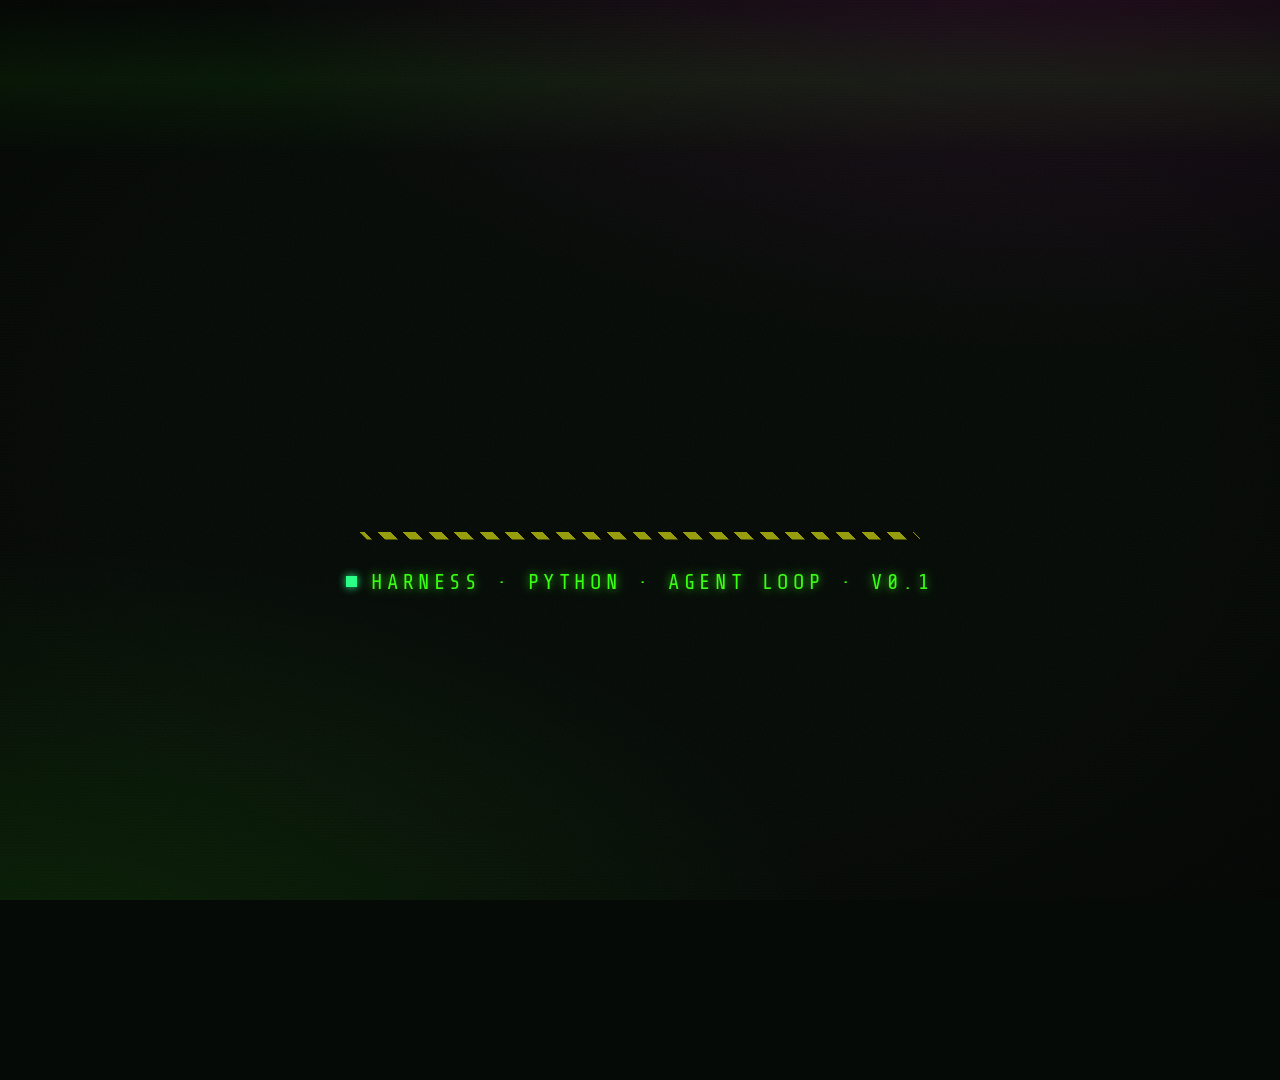
<file: trailer/trailer.html>
<!doctype html>
<html lang="fr">
<head>
<meta charset="utf-8">
<title>mekicode — trailer</title>
<!-- VRAIE CSS du front (source de verite unique, servie par http.server) -->
<link rel="stylesheet" href="../packages/mekichat/static/mekichat.css">
<!-- polices bundlees en local (offline) + repli reseau Google Fonts -->
<link rel="stylesheet" href="assets/fonts/fonts.css">
<link href="https://fonts.googleapis.com/css2?family=Chakra+Petch:wght@400;600;700&family=Share+Tech+Mono&display=swap" rel="stylesheet">
<style>
  html,body{width:1920px;height:1080px;overflow:hidden;background:var(--bg);cursor:none}
  .scene{position:fixed;inset:0;z-index:2;opacity:0;will-change:opacity,transform}
  .center{display:grid;place-items:center}
  #t{position:fixed;left:10px;bottom:8px;z-index:99;font:12px var(--mono);color:#39ff14;opacity:0}

  /* ── captions neon ── */
  .cap{position:fixed;left:0;right:0;text-align:center;font-family:var(--ui);font-weight:700;
       letter-spacing:.02em;color:#fff;text-shadow:var(--p1-glow);opacity:0;z-index:6}
  .cap .m{color:var(--p2);text-shadow:var(--p2-glow)}
  .cap.sub{font-family:var(--mono);font-weight:400;letter-spacing:.12em;color:var(--muted);
           text-shadow:none}
  .tagchip{position:fixed;z-index:6;font-family:var(--mono);font-size:18px;letter-spacing:.14em;
           padding:7px 16px;clip-path:var(--clip-sm);background:var(--panel-2);
           border:1px solid var(--line);color:var(--p1);text-shadow:var(--p1-glow);opacity:0}

  /* ── SCENE 0 : BOOT / LOGO ── */
  #sc-boot .wrap{position:fixed;inset:0;display:flex;flex-direction:column;align-items:center;
                 justify-content:center;gap:30px}
  .logo-row{display:flex;align-items:center;gap:34px;transform-origin:center}
  .brand-glyph{width:118px;height:118px;clip-path:var(--clip);font-family:var(--mono);
    background:linear-gradient(135deg,var(--p1),color-mix(in srgb,var(--p1) 30%,#000));
    color:#02080a;display:grid;place-items:center;font-weight:700;font-size:56px;
    box-shadow:var(--p1-glow)}
  .glitch.hero{font-size:150px;letter-spacing:.01em}
  .boot-haz{width:560px;height:8px;background:var(--haz);opacity:.6;clip-path:var(--clip-sm)}
  .boot-sub{font-family:var(--mono);font-size:21px;letter-spacing:.22em;color:var(--p1);
    text-shadow:var(--p1-glow);display:flex;align-items:center;gap:14px;text-transform:uppercase}
  .boot-sub .led{width:11px;height:11px}

  /* ── SCENE 1 : LA BOUCLE ── */
  #sc-loop .stage{position:fixed;left:50%;top:50%;width:1320px;height:560px;
                  transform:translate(-50%,-46%)}
  #sc-loop svg{position:absolute;inset:0;width:100%;height:100%;overflow:visible}
  .lpath{fill:none;stroke:var(--p1);stroke-width:3;filter:drop-shadow(0 0 6px var(--p1));
         stroke-linecap:round}
  .lpath.alt{stroke:var(--p2);filter:drop-shadow(0 0 6px var(--p2))}
  .node{position:absolute;transform:translate(-50%,-50%);clip-path:var(--clip);
    background:color-mix(in srgb,var(--p1) 9%,var(--panel-2));border:1px solid var(--line);
    padding:18px 26px;font-family:var(--ui);font-weight:700;font-size:25px;color:#eaf2f5;
    white-space:nowrap;box-shadow:0 0 22px -6px color-mix(in srgb,var(--p1) 50%,transparent);
    text-align:center;opacity:0}
  .node .k{display:block;font-family:var(--mono);font-size:13px;letter-spacing:.18em;
           color:var(--p1);margin-top:5px;text-transform:uppercase;font-weight:400}
  .node.accent{border-color:color-mix(in srgb,var(--p2) 45%,transparent);
    background:color-mix(in srgb,var(--p2) 10%,var(--panel-2))}
  .node.accent .k{color:var(--p2)}
  .ledge{position:absolute;transform:translate(-50%,-50%);font-family:var(--mono);font-size:16px;
    letter-spacing:.1em;color:var(--muted);opacity:0}
  .pulse{position:absolute;width:16px;height:16px;border-radius:50%;background:var(--warn);
    box-shadow:0 0 16px 5px var(--warn);transform:translate(-50%,-50%);opacity:0}

  /* ── SCENE 2 : GAMEPLAY (reutilise les classes mekichat) ── */
  #sc-game .app{transform-origin:center}
  .reveal{opacity:0}
  #game-stream .body, #game-final{}

  /* ── SCENE 3 : 4 ORGANES ── */
  #sc-organs .stage{position:fixed;left:50%;top:50%;width:1560px;transform:translate(-50%,-50%);
    display:flex;flex-direction:column;align-items:center;gap:46px}
  .cards{display:flex;gap:26px;justify-content:center}
  .card{width:340px;clip-path:var(--clip);background:var(--panel-2);
    border:1px solid var(--line);border-top:3px solid var(--cc,var(--p1));padding:30px 26px;opacity:0;
    box-shadow:0 0 30px -10px color-mix(in srgb,var(--cc,var(--p1)) 60%,transparent)}
  .card .ico{font-size:46px;line-height:1}
  .card .nm{font-family:var(--mono);font-size:27px;font-weight:700;color:var(--cc,var(--p1));
    margin:14px 0 6px;letter-spacing:.04em;text-shadow:0 0 10px color-mix(in srgb,var(--cc,var(--p1)) 55%,transparent)}
  .card .ro{font-family:var(--ui);font-size:17.5px;color:var(--muted);line-height:1.4}
  .card .org{font-family:var(--mono);font-size:13px;letter-spacing:.1em;color:var(--faint);
    margin-top:14px;text-transform:uppercase}
  .chain{display:flex;align-items:center;gap:18px;font-family:var(--mono);font-size:24px;opacity:0}
  .chain .lk{padding:9px 18px;border:1px solid var(--line);clip-path:var(--clip-sm);
    color:var(--muted);transition:none}
  .chain .lk.on{color:#02080a;background:var(--p1);box-shadow:var(--p1-glow);font-weight:700}
  .chain .ar{color:var(--p2);text-shadow:var(--p2-glow)}
  .ribbon{font-family:var(--mono);font-size:18px;letter-spacing:.08em;color:var(--p1);
    text-shadow:var(--p1-glow);opacity:0}
  .ribbon b{color:var(--p2);text-shadow:var(--p2-glow);font-weight:400}

  /* ── SCENE 4 : OUTRO / CTA ── */
  #sc-outro .wrap{position:fixed;inset:0;display:flex;flex-direction:column;align-items:center;
    justify-content:center;gap:34px}
  .term{width:760px;clip-path:var(--clip);background:rgba(0,0,0,.55);border:1px solid var(--line);
    border-left:3px solid var(--p1);padding:24px 30px;font-family:var(--mono);font-size:23px;
    line-height:1.7;color:var(--text);opacity:0}
  .term .pr{color:var(--p1);text-shadow:var(--p1-glow)}
  .term .ar{color:var(--muted)}
  .repo{font-family:var(--mono);font-size:20px;letter-spacing:.08em;color:var(--muted);opacity:0}
  .repo .yt{color:var(--p2);text-shadow:var(--p2-glow)}
</style>
</head>
<body data-theme="phosphor">

  <!-- fond anime identique au front -->
  <div class="bg"><div class="grid"></div><div class="vig"></div><div class="scan"></div>
    <div class="noise"></div><div class="sweep"></div><div class="mosh"></div><div class="mosh b"></div></div>

  <!-- ════════ SCENE 0 : BOOT / LOGO ════════ -->
  <section class="scene" id="sc-boot">
    <div class="wrap">
      <div class="logo-row" id="boot-logo">
        <div class="brand-glyph">&gt;_</div>
        <div class="glitch hero" data-t="mekicode">mekicode</div>
      </div>
      <div class="boot-haz"></div>
      <div class="boot-sub"><span class="led"></span> HARNESS · PYTHON · AGENT LOOP · v0.1</div>
    </div>
    <div class="cap" id="boot-capA" style="top:79%;font-size:40px">Construis ton propre agent IA.</div>
    <div class="cap" id="boot-capB" style="top:79%;font-size:40px">De <span class="m">zéro</span>. En Python.</div>
  </section>

  <!-- ════════ SCENE 1 : LA BOUCLE ════════ -->
  <section class="scene" id="sc-loop">
    <div class="tagchip" id="loop-tag" style="left:90px;top:80px;right:auto">01 · L'IDÉE</div>
    <div class="stage">
      <svg viewBox="0 0 1320 560" preserveAspectRatio="none">
        <defs>
          <marker id="ah" markerWidth="9" markerHeight="9" refX="6" refY="3" orient="auto">
            <path d="M0,0 L6,3 L0,6 Z" fill="var(--p1)"/></marker>
          <marker id="ah2" markerWidth="9" markerHeight="9" refX="6" refY="3" orient="auto">
            <path d="M0,0 L6,3 L0,6 Z" fill="var(--p2)"/></marker>
        </defs>
        <path class="lpath" id="p1" d="M 250 300 L 372 300" marker-end="url(#ah)"/>
        <path class="lpath" id="p2" d="M 580 300 L 700 300" marker-end="url(#ah)"/>
        <path class="lpath" id="p3" d="M 908 300 L 1028 300" marker-end="url(#ah)"/>
        <path class="lpath" id="p4" d="M 1150 334 C 1150 470 1150 500 1000 500 L 540 500 C 440 500 440 500 440 360" marker-end="url(#ah)"/>
        <path class="lpath alt" id="p5" d="M 470 266 L 470 168" marker-end="url(#ah2)"/>
        <path id="flow" d="M 150 300 L 470 300 L 800 300 L 1120 300" fill="none" stroke="none"/>
      </svg>
      <div class="node" id="n1" style="left:150px;top:300px">TU ÉCRIS<span class="k">prompt</span></div>
      <div class="node" id="n2" style="left:470px;top:300px">RÉFLÉCHIT<span class="k">appel LLM</span></div>
      <div class="node" id="n3" style="left:800px;top:300px">AGIT<span class="k">bash · outils</span></div>
      <div class="node" id="n4" style="left:1120px;top:300px">OBSERVE<span class="k">lit le résultat</span></div>
      <div class="node accent" id="n5" style="left:470px;top:110px">RÉPONDRE ✅<span class="k">terminé</span></div>
      <div class="ledge" id="le1" style="left:625px;top:268px">outil ?</div>
      <div class="ledge" id="le2" style="left:545px;top:205px">réponse ?</div>
      <div class="ledge" id="le3" style="left:780px;top:540px">🔁 recommence</div>
      <div class="pulse" id="lpulse"></div>
    </div>
    <div class="cap" id="loop-capA" style="top:81%;font-size:34px">Un agent, c'est une <span class="m">boucle</span>.</div>
    <div class="cap" id="loop-capB" style="top:81%;font-size:34px">Réfléchir → Agir → Observer → <span class="m">recommencer</span>.</div>
    <div class="cap sub" id="loop-capC" style="top:89%;font-size:19px">comme Claude Code &amp; Cursor — sans magie.</div>
  </section>

  <!-- ════════ SCENE 2 : GAMEPLAY ════════ -->
  <section class="scene center" id="sc-game">
    <div class="app">
      <aside class="sidebar">
        <div class="brand">
          <div class="glyph">M</div>
          <div>
            <div class="glitch" data-t="MEKICHAT">MEKICHAT</div>
            <div class="ver">// harness v0.1 :: ROOT</div>
          </div>
        </div>
        <button class="new-btn">+ nouvelle session <kbd>⌘N</kbd></button>
        <div class="sec-label">SESSIONS <span class="n">[03]</span></div>
        <div class="sessions">
          <div class="session active"><div class="s-title"><span class="mk">&gt;_</span>
            <span class="s-name">compter les fichiers python</span><span class="s-del">✕</span></div>
            <div class="s-meta">a3f9c1 · 6 msg</div></div>
          <div class="session"><div class="s-title"><span class="mk">&gt;_</span>
            <span class="s-name">refacto du parseur</span><span class="s-del">✕</span></div>
            <div class="s-meta">7b2e08 · 14 msg</div></div>
          <div class="session"><div class="s-title"><span class="mk">&gt;_</span>
            <span class="s-name">idées de noms</span><span class="s-del">✕</span></div>
            <div class="s-meta">c40d11 · 3 msg</div></div>
        </div>
        <div class="sidebar-foot"><span class="led"></span> OPENROUTER :: LINK_OK</div>
      </aside>

      <section class="main">
        <header class="topbar">
          <div class="channel"><span class="br">[#]</span><h1>conversation</h1>
            <span class="sub">// compter les fichiers python</span></div>
          <div class="chips">
            <div class="chip model"><span class="k">MODEL</span><span class="v">qwen/qwen3-coder</span></div>
            <div class="chip sid"><span class="k">SID</span><span class="v">a3f9c1</span></div>
            <div class="presence">
              <span class="pres-chip" style="--ac:#39ff14">charles</span>
              <span class="pres-chip" style="--ac:#ff2bd6">neo</span>
            </div>
          </div>
        </header>
        <div class="queue-bar"><div class="queue"></div></div>
        <div class="thread"><div class="thread-inner" id="game-thread">

          <!-- message utilisateur -->
          <div class="msg user reveal" id="g-user">
            <div class="avatar user">CD</div>
            <div>
              <div class="head"><span class="who">charles</span><span class="tag">//USER</span>
                <span class="time">15:48:02</span></div>
              <div class="body plain"><span id="g-user-txt"></span></div>
            </div>
          </div>

          <!-- PROCESSING… -->
          <div class="msg bot reveal" id="g-think">
            <div class="avatar bot">M</div>
            <div><div class="thinking"><span class="bars"><i></i><i></i><i></i><i></i></span> PROCESSING…</div></div>
          </div>

          <!-- bloc outil bash -->
          <div class="tool t-bash collapsed reveal" id="g-bash">
            <div class="tool-head"><span class="ic">❯_</span><span class="tname">bash</span>
              <span class="cmd">find . -name '*.py' | wc -l</span>
              <span class="meta">1 lignes</span><span class="st done">DONE</span><span class="chev">▾</span></div>
            <div class="tool-out">47</div>
          </div>

          <!-- reponse assistant : streaming puis markdown -->
          <div class="msg bot reveal" id="g-bot">
            <div class="avatar bot">M</div>
            <div>
              <div class="head"><span class="who">mekicore</span><span class="tag">//AGENT</span>
                <span class="time">15:48:05</span></div>
              <div class="body streaming" id="game-stream"><span id="g-stream-txt"></span></div>
              <div class="body" id="game-final" style="display:none">
                <h2>Architecture</h2>
                <p><strong>47</strong> fichiers Python, organisés en <strong>4 paquets</strong> :</p>
                <ul>
                  <li><code>mekillm</code> — parler aux modèles (la voix)</li>
                  <li><code>mekicore</code> — la boucle agent + 6 outils (le cerveau)</li>
                  <li><code>mekihub</code> — le hub temps réel (le central)</li>
                  <li><code>mekichat</code> — l'interface web (le visage)</li>
                </ul>
              </div>
            </div>
          </div>

          <!-- bloc outil edit (diff) -->
          <div class="tool t-edit collapsed reveal" id="g-edit">
            <div class="tool-head"><span class="ic">±</span><span class="tname">edit</span>
              <span class="cmd">README.md</span>
              <span class="meta">+1 -1</span><span class="st done">DONE</span><span class="chev">▾</span></div>
            <div class="diff">
              <div class="dh">--- ancien</div>
              <div class="dl del">- 3 paquets autonomes</div>
              <div class="dh">+++ nouveau</div>
              <div class="dl add">+ 4 paquets autonomes</div>
            </div>
          </div>

        </div></div>
        <div class="composer"><div class="composer-inner"><div class="input-wrap">
          <div style="flex:1;color:var(--faint);font-family:var(--ui);font-size:18px;padding:7px 0">
            <span id="g-compose"></span><span id="g-caret" style="color:var(--p1)">▌</span></div>
          <button class="send">▸</button>
        </div>
        <div class="hint"><span><kbd>Entrée</kbd> envoyer · <kbd>Maj+Entrée</kbd> ligne</span>
          <span class="haz">⚠ STREAM ON · 6 TOOLS</span></div></div></div>
      </section>
    </div>
    <div class="cap" id="g-cap1" style="top:13.5%;font-size:27px;text-align:right;right:72px;left:auto;width:auto">⌨ <span class="m">Streaming en direct</span></div>
    <div class="cap" id="g-cap2" style="top:13.5%;font-size:27px;text-align:right;right:72px;left:auto;width:auto">🛠 6 outils · confinés au workspace</div>
    <div class="cap" id="g-cap3" style="bottom:14.5%;top:auto;font-size:27px">± diff chirurgical · <span class="m">blocs colorés &amp; repliables</span></div>
  </section>

  <!-- ════════ SCENE 3 : 4 ORGANES ════════ -->
  <section class="scene" id="sc-organs">
    <div class="tagchip" id="org-tag" style="left:90px;top:80px;right:auto">02 · ARCHITECTURE</div>
    <div class="stage">
      <div class="cards">
        <div class="card" id="c1" style="--cc:#ff2bd6"><div class="ico">🗣️</div>
          <div class="nm">mekillm</div><div class="ro">parler aux modèles &amp; normaliser leurs réponses</div>
          <div class="org">la voix &amp; les oreilles</div></div>
        <div class="card" id="c2" style="--cc:#39ff14"><div class="ico">🧠</div>
          <div class="nm">mekicore</div><div class="ro">la boucle réfléchir→agir + 6 outils</div>
          <div class="org">le cerveau &amp; les mains</div></div>
        <div class="card" id="c3" style="--cc:#19e0ff"><div class="ico">🔀</div>
          <div class="nm">mekihub</div><div class="ro">le hub temps réel multi-canal</div>
          <div class="org">le central téléphonique</div></div>
        <div class="card" id="c4" style="--cc:#b06bff"><div class="ico">🎭</div>
          <div class="nm">mekichat</div><div class="ro">l'interface web cyberpunk</div>
          <div class="org">le visage</div></div>
      </div>
      <div class="chain" id="org-chain">
        <span class="lk" id="lk1">mekichat</span><span class="ar">→</span>
        <span class="lk" id="lk2">mekihub</span><span class="ar">→</span>
        <span class="lk" id="lk3">mekicore</span><span class="ar">→</span>
        <span class="lk" id="lk4">mekillm</span>
      </div>
      <div class="ribbon" id="org-ribbon">temps réel multi-utilisateur <b>·</b> web + Discord <b>·</b> multi-modèle <b>·</b> observabilité</div>
    </div>
    <div class="cap" id="org-cap" style="bottom:8%;top:auto;font-size:34px"><span class="m">4 paquets. 4 organes.</span> Réutilisables partout.</div>
  </section>

  <!-- ════════ SCENE 4 : OUTRO / CTA ════════ -->
  <section class="scene" id="sc-outro">
    <div class="wrap">
      <div class="logo-row" id="out-logo">
        <div class="brand-glyph">&gt;_</div>
        <div class="glitch hero" data-t="mekicode" style="font-size:120px">mekicode</div>
      </div>
      <div class="term" id="out-term">
        <div><span class="pr">$</span> <span id="out-l1"></span></div>
        <div><span class="pr">$</span> <span id="out-l2"></span></div>
      </div>
      <div class="cap" id="out-cap" style="position:static;font-size:30px">Tout en français. <span class="m">Tout fait main.</span> 🛠️</div>
      <div class="repo" id="out-repo">github.com/charlesdecott/mekicode &nbsp;·&nbsp; <span class="yt">▶ regarder sur YouTube</span></div>
    </div>
  </section>

  <div id="t"></div>

<script>
/* ════════════ TIMELINE GLOBALE (ms) ════════════ */
const FPS = 30, DUR = 38000;
const SC = { boot:[0,4000], loop:[4000,11000], game:[11000,27000], organs:[27000,33000], outro:[33000,38000] };

/* ── utilitaires : motion = fonction pure de t ── */
const clamp=(x,a,b)=>Math.max(a,Math.min(b,x));
const lerp =(a,b,u)=>a+(b-a)*u;
const easeOut=u=>1-Math.pow(1-u,3);
const easeInOut=u=>u<.5?4*u*u*u:1-Math.pow(-2*u+2,3)/2;
const prog=(t,a,b)=>clamp((t-a)/(b-a),0,1);
function win(t,in0,in1,out0,out1){
  if(t<in0||t>out1) return 0;
  if(t<in1) return easeOut(prog(t,in0,in1));
  if(t<out0) return 1;
  return 1-easeInOut(prog(t,out0,out1));
}
const typed=(full,t,a,b)=>full.slice(0, Math.round(full.length*easeOut(prog(t,a,b))));

const $=id=>document.getElementById(id);
const setS=(id,p,v)=>{const e=$(id); if(e) e.style[p]=v;};
const op=(id,v)=>setS(id,'opacity',v);
function sceneFade(id,a,b,t,fin=450,fout=450){
  // fondu d'entree TERMINE a `a` (donc commence a a-fin) → chevauche le fondu de sortie de
  // la scene precedente [a-fout..a] = cross-dissolve, pas de passage au noir entre scenes.
  const o=win(t,a-fin,a,b-fout,b);
  const e=$(id); if(e){ e.style.opacity=o; e.style.visibility=o>0?'visible':'hidden'; }
  return o;
}
function reveal(id,t,start,fade,dy){
  const e=$(id); if(!e) return 0;
  if(t<start){ e.style.display='none'; return 0; }
  e.style.display='';
  const u=easeOut(prog(t,start,start+(fade||320)));
  e.style.opacity=u;
  if(dy!==undefined) e.style.transform='translateY('+lerp(dy,0,u).toFixed(1)+'px)';
  return u;
}
function expand(id,t,at){ const e=$(id); if(!e)return; e.classList.toggle('collapsed', t<at); }
function cap(id,t,a,b){
  const o=win(t,a,a+320,b-300,b); op(id,o);
  setS(id,'transform','translateY('+lerp(14,0,easeOut(prog(t,a,a+450))).toFixed(1)+'px)');
}
function setText(id,s){ const e=$(id); if(e) e.textContent=s; }
function setHTML(id,s){ const e=$(id); if(e) e.innerHTML=s; }

/* ── longueurs des chemins SVG (pour le trace progressif) ── */
const PLEN={};
function initPaths(){
  ['p1','p2','p3','p4','p5'].forEach(id=>{
    const p=$(id); if(!p) return;
    const L=p.getTotalLength(); PLEN[id]=L;
    p.style.strokeDasharray=L; p.style.strokeDashoffset=L;
  });
}
function drawPath(id,t,a,b){
  const p=$(id), L=PLEN[id]; if(!p||L==null) return;
  p.style.strokeDashoffset = (L*(1-easeOut(prog(t,a,b)))).toFixed(1);
}

/* ════════════ SCENES ════════════ */
function drawBoot(t){
  const o=sceneFade('sc-boot',SC.boot[0],SC.boot[1],t,1,400);
  if(!o) return;
  const u=easeOut(prog(t,0,1200));
  setS('boot-logo','transform','scale('+lerp(.82,1,u).toFixed(3)+')');
  setS('boot-logo','opacity',u);
  cap('boot-capA',t,1300,2600);
  cap('boot-capB',t,2700,4000);
}

function drawLoop(t){
  const o=sceneFade('sc-loop',SC.loop[0],SC.loop[1],t);
  if(!o) return;
  cap('loop-tag',t,4200,11000); // tag reste
  // nodes en cascade
  [['n1',4200],['n2',4900],['n3',6300],['n4',7000],['n5',5700]].forEach(([id,s])=>{
    const u=win(t,s,s+450,10600,11000); op(id,u);
    setS(id,'transform','translate(-50%,-50%) translateY('+lerp(16,0,easeOut(prog(t,s,s+450))).toFixed(1)+'px)');
  });
  // connecteurs
  drawPath('p1',t,4700,5100); drawPath('p5',t,5400,5900);
  drawPath('p2',t,5900,6300); drawPath('p3',t,6800,7200);
  drawPath('p4',t,7600,8600);
  // labels
  op('le1',win(t,6000,6400,10600,11000));
  op('le2',win(t,5600,6000,10600,11000));
  op('le3',win(t,8000,8400,10600,11000));
  // pulse le long du flux
  const fp=$('flow');
  if(fp){
    const L=fp.getTotalLength();
    const fr=prog(t,8200,10200);
    const vis=win(t,8200,8400,10000,10300);
    const pt=fp.getPointAtLength(L*fr);
    setS('lpulse','left',pt.x+'px'); setS('lpulse','top',pt.y+'px'); op('lpulse',vis);
  }
  cap('loop-capA',t,5000,7200);
  cap('loop-capB',t,7400,10600);
  cap('loop-capC',t,9000,11000);
}

const STREAM_RAW="## Architecture\n\n47 fichiers Python, en 4 paquets :\n- mekillm — parler aux modèles\n- mekicore — la boucle + 6 outils\n- mekihub — le hub temps réel\n- mekichat — l'interface web";
function drawGame(t){
  const o=sceneFade('sc-game',SC.game[0],SC.game[1],t,500,450);
  if(!o){ return; }
  const u=easeOut(prog(t,11000,11600));
  setS('sc-game','transform','none');
  const app=document.querySelector('#sc-game .app');
  if(app) app.style.transform='scale('+lerp(.985,1,u).toFixed(3)+')';
  // composer : la requete se tape puis s'efface a l'envoi
  const q="compte les fichiers Python du projet et résume l'architecture";
  if(t<12900){ setText('g-compose',typed(q,t,11200,12700)); op('g-caret', t>11200?1:0); }
  else { setText('g-compose',''); op('g-caret',0); }
  // message user (apparait a l'envoi ~12900)
  reveal('g-user',t,12900,300,10);
  setText('g-user-txt', t>=12900 ? q : '');
  // PROCESSING
  const think=$('g-think');
  if(think){ if(t>=13100 && t<15300){ think.style.display=''; op('g-think',win(t,13100,13400,15000,15300)); } else think.style.display='none'; }
  // bash
  reveal('g-bash',t,15300,300,10); expand('g-bash',t,15900);
  // reponse : stream puis markdown
  reveal('g-bot',t,16600,300,10);
  if(t<22000){
    setS('game-stream','display',''); setS('game-final','display','none');
    setText('g-stream-txt', typed(STREAM_RAW,t,16900,21600));
  } else {
    const sw=easeOut(prog(t,22000,22400));
    setS('game-stream','display', sw<1?'':'none'); setS('game-final','display','');
    op('game-stream',1-sw); op('game-final',sw);
  }
  // edit
  reveal('g-edit',t,23200,300,10); expand('g-edit',t,23800);
  // garde le bas du fil visible
  const th=$('game-thread'); if(th && th.parentElement) th.parentElement.scrollTop=th.parentElement.scrollHeight;
  // captions
  cap('g-cap2',t,15600,18000);
  cap('g-cap1',t,18200,21800);
  cap('g-cap3',t,23600,26800);
}

function drawOrgans(t){
  const o=sceneFade('sc-organs',SC.organs[0],SC.organs[1],t);
  if(!o) return;
  cap('org-tag',t,27200,33000);
  [['c1',27200],['c2',27450],['c3',27700],['c4',27950]].forEach(([id,s])=>{
    const u=win(t,s,s+420,32500,33000); op(id,u);
    setS(id,'transform','translateY('+lerp(28,0,easeOut(prog(t,s,s+420))).toFixed(1)+'px)');
  });
  op('org-chain',win(t,29000,29400,32500,33000));
  // maillons qui s'allument
  [['lk1',29300],['lk2',29800],['lk3',30300],['lk4',30800]].forEach(([id,s])=>{
    const e=$(id); if(e) e.classList.toggle('on', t>=s);
  });
  op('org-ribbon',win(t,30900,31300,32600,33000));
  cap('org-cap',t,28600,32600);
}

function drawOutro(t){
  const o=sceneFade('sc-outro',SC.outro[0],SC.outro[1],t,500,1);
  if(!o) return;
  const u=easeOut(prog(t,33000,34000));
  setS('out-logo','opacity',u);
  setS('out-logo','transform','scale('+lerp(.9,1,u).toFixed(3)+')');
  // terminal
  op('out-term',win(t,34900,35300,37999,38000));
  setText('out-l1', typed("pip install -r requirements.txt",t,35100,36100));
  setText('out-l2', t>36100 ? "./start-chat.ps1   → http://localhost:8080".slice(0,
            Math.round(43*easeOut(prog(t,36100,37000)))) : "");
  op('out-cap',win(t,35400,35800,37999,38000));
  op('out-repo',win(t,36500,36900,37999,38000));
}

/* ── thème (flash des 4 palettes en scene outro) ── */
function themeAt(t){
  if(t>=34000 && t<34250) return 'blade';
  if(t>=34250 && t<34500) return 'orange';
  if(t>=34500 && t<34750) return 'acid';
  return 'phosphor';
}

/* ════════════ POINT D'ENTREE ════════════ */
function seek(t){
  document.body.dataset.theme = themeAt(t);
  drawBoot(t); drawLoop(t); drawGame(t); drawOrgans(t); drawOutro(t);
  const te=$('t'); if(te) te.textContent=(t/1000).toFixed(2)+'s';
}
// recale aussi les @keyframes CSS d'ambiance → frame exacte
window.seekFrame=function(t){
  seek(t);
  document.getAnimations().forEach(a=>{ try{ a.pause(); a.currentTime=t; }catch(e){} });
};
window.seek=seek;
window.TL={FPS:FPS,DUR:DUR,SC:SC};

document.fonts.ready.then(initPaths).catch(initPaths);
window.addEventListener('load',()=>{ initPaths(); seek(0); });
// debug : ?debug=1 montre l'horloge et permet de scruber au survol
if(location.search.indexOf('debug=1')>=0){
  $('t').style.opacity=.7;
  window.addEventListener('mousemove',e=>seekFrame(Math.round(DUR*e.clientX/innerWidth)));
}
</script>
</body>
</html>
</file>
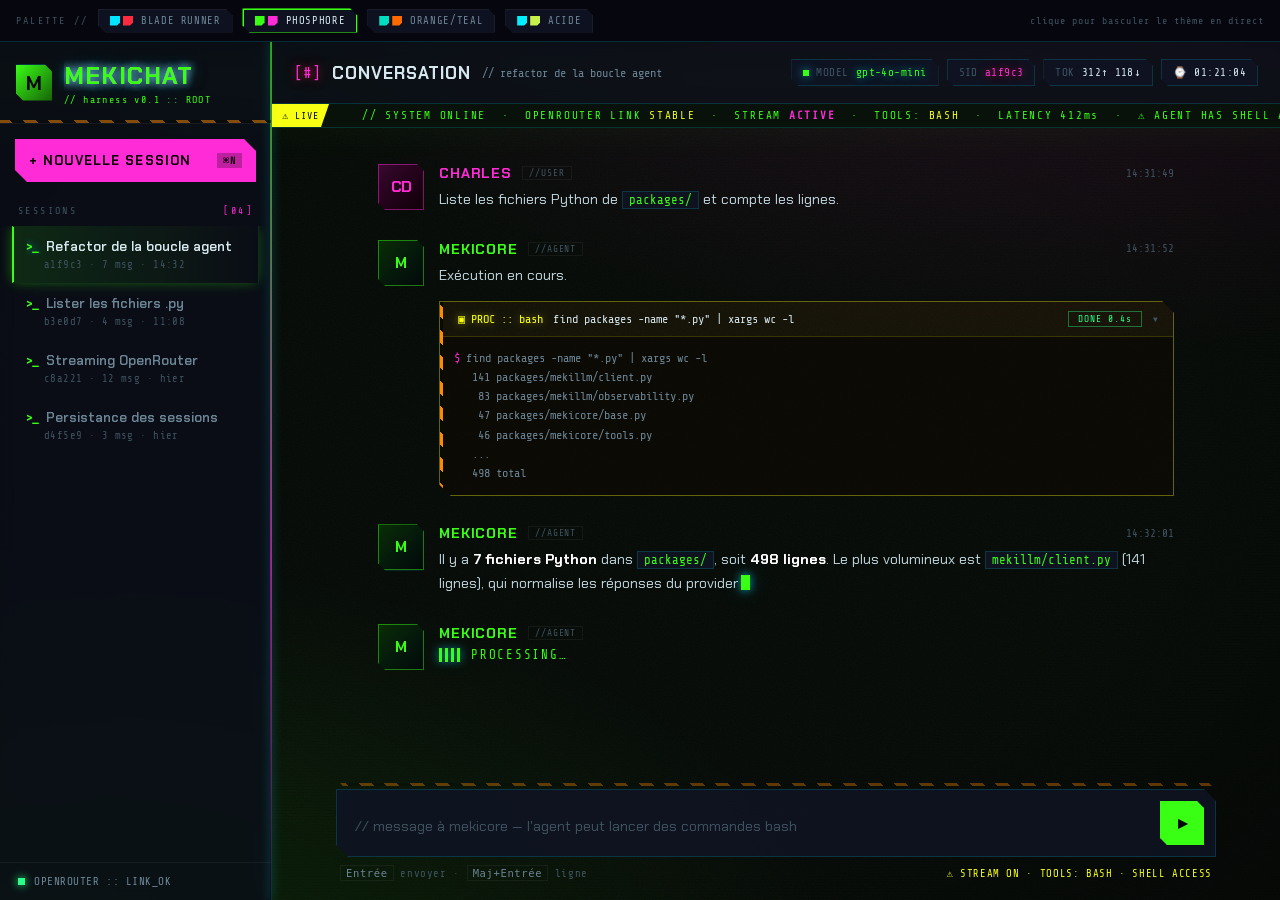
<file: docs/superpowers/specs/2026-06-12-mekichat-mockup.html>
<!DOCTYPE html>
<html lang="fr">
<head>
<meta charset="UTF-8" />
<meta name="viewport" content="width=device-width, initial-scale=1.0" />
<title>mekichat — cyberpunk // palettes</title>
<link rel="preconnect" href="https://fonts.googleapis.com" />
<link rel="preconnect" href="https://fonts.gstatic.com" crossorigin />
<link href="https://fonts.googleapis.com/css2?family=Chakra+Petch:wght@400;500;600;700&family=Share+Tech+Mono&display=swap" rel="stylesheet" />
<style>
  :root {
    /* couleurs constantes */
    --bg:#05060c; --bg-2:#080a14; --panel:rgba(11,14,26,.74); --panel-2:rgba(16,20,36,.86); --raise:#0f1320;
    --text:#d6e7ee; --muted:#6c8595; --faint:#3f5360; --green:#2bff88;
    --line-dim:rgba(255,255,255,.05);
    /* PALETTE par défaut : Blade Runner — surchargée par body[data-theme] */
    --p1:#00e5ff; --p2:#ff2a3d; --warn:#ff8a00;

    /* dérivés (recalculés selon p1/p2/warn du thème courant) */
    --p1-glow:0 0 8px color-mix(in srgb,var(--p1) 70%,transparent),0 0 22px color-mix(in srgb,var(--p1) 28%,transparent);
    --p2-glow:0 0 8px color-mix(in srgb,var(--p2) 70%,transparent),0 0 22px color-mix(in srgb,var(--p2) 28%,transparent);
    --line:color-mix(in srgb,var(--p1) 16%,transparent);
    --p1-bg:color-mix(in srgb,var(--p1) 10%,transparent);
    --warn-bg:color-mix(in srgb,var(--warn) 6%,transparent);
    --haz:repeating-linear-gradient(45deg,var(--warn) 0 9px,#0a0a00 9px 18px);

    --mono:"Share Tech Mono",ui-monospace,monospace;
    --ui:"Chakra Petch",system-ui,sans-serif;
    --clip:polygon(0 0,calc(100% - 12px) 0,100% 12px,100% 100%,12px 100%,0 calc(100% - 12px));
    --clip-sm:polygon(0 0,calc(100% - 7px) 0,100% 7px,100% 100%,7px 100%,0 calc(100% - 7px));
  }
  body[data-theme="blade"]   {--p1:#00e5ff;--p2:#ff2a3d;--warn:#ff8a00;--bg:#05060c;--bg-2:#080a14}
  body[data-theme="phosphor"]{--p1:#39ff14;--p2:#ff2bd6;--warn:#f7ff12;--bg:#050a06;--bg-2:#08110a}
  body[data-theme="orange"]  {--p1:#00e0c0;--p2:#ff6a00;--warn:#ffd000;--bg:#0a0808;--bg-2:#120c0a}
  body[data-theme="acid"]    {--p1:#00f0ff;--p2:#c7f24a;--warn:#ff7a00;--bg:#06080a;--bg-2:#0a0d10}

  *{box-sizing:border-box;margin:0;padding:0}
  html,body{height:100%}
  body{font-family:var(--ui);color:var(--text);background:var(--bg);overflow:hidden;-webkit-font-smoothing:antialiased;position:relative;display:flex;flex-direction:column}

  /* ── BACKGROUND FX (calibré : pas de flicker CRT, grain statique léger) ── */
  .bg{position:fixed;inset:0;z-index:0;pointer-events:none;overflow:hidden}
  .bg .grid{position:absolute;inset:-50% -50% -10% -50%;
    background-image:linear-gradient(color-mix(in srgb,var(--p1) 8%,transparent) 1px,transparent 1px),linear-gradient(90deg,color-mix(in srgb,var(--p2) 6%,transparent) 1px,transparent 1px);
    background-size:46px 46px;transform:perspective(420px) rotateX(62deg) translateY(18%);transform-origin:bottom center;
    mask-image:linear-gradient(to top,#000,transparent 70%);animation:gridpan 16s linear infinite}
  @keyframes gridpan{from{background-position:0 0}to{background-position:0 46px}}
  .bg .vig{position:absolute;inset:0;background:
    radial-gradient(120% 90% at 82% -10%,color-mix(in srgb,var(--p2) 12%,transparent),transparent 55%),
    radial-gradient(120% 90% at 0% 110%,color-mix(in srgb,var(--p1) 12%,transparent),transparent 55%),
    radial-gradient(100% 100% at 50% 50%,transparent 38%,rgba(0,0,0,.7))}
  .bg .scan{position:absolute;inset:0;opacity:.45;background:repeating-linear-gradient(0deg,transparent 0 2px,rgba(0,0,0,.3) 3px)}
  .bg .noise{position:absolute;inset:0;opacity:.04;mix-blend-mode:overlay;
    background-image:url("data:image/svg+xml,%3Csvg xmlns='http://www.w3.org/2000/svg' width='100' height='100'%3E%3Cfilter id='n'%3E%3CfeTurbulence type='fractalNoise' baseFrequency='.85' numOctaves='2'/%3E%3C/filter%3E%3Crect width='100%25' height='100%25' filter='url(%23n)'/%3E%3C/svg%3E")}
  .bg .sweep{position:absolute;left:0;right:0;height:160px;background:linear-gradient(to bottom,transparent,color-mix(in srgb,var(--p1) 6%,transparent),transparent);animation:sweep 7s linear infinite}
  @keyframes sweep{from{top:-160px}to{top:100%}}
  .bg .mosh{position:absolute;left:0;right:0;height:3px;background:color-mix(in srgb,var(--p1) 50%,transparent);box-shadow:0 0 12px var(--p1);mix-blend-mode:screen;opacity:0;animation:mosh 8s steps(1) infinite}
  .bg .mosh.b{background:color-mix(in srgb,var(--p2) 50%,transparent);box-shadow:0 0 12px var(--p2);animation-duration:11s;animation-delay:2s}
  @keyframes mosh{0%,90%,100%{opacity:0}91%{opacity:1;top:30%}92%{opacity:1;top:58%;transform:translateX(-10px)}93%{opacity:0}}
  @keyframes flick{0%,19%,21%,23%,80%,100%{opacity:1}20%,22%{opacity:.5}}

  /* ── TOOLBAR PALETTES ── */
  .toolbar{flex:none;height:42px;display:flex;align-items:center;gap:10px;padding:0 16px;background:#06070e;border-bottom:1px solid var(--line);position:relative;z-index:3}
  .toolbar .lbl{font-family:var(--mono);font-size:10px;letter-spacing:.22em;color:var(--faint)}
  .toolbar .sw{display:flex;align-items:center;gap:8px;padding:5px 11px;clip-path:var(--clip-sm);border:1px solid var(--line-dim);background:var(--panel-2);cursor:pointer;font-family:var(--mono);font-size:10.5px;letter-spacing:.06em;color:var(--muted);transition:color .15s,border-color .15s}
  .toolbar .sw:hover{color:var(--text)}
  .toolbar .sw.active{color:var(--text);border-color:var(--p1);box-shadow:0 0 0 1px var(--p1),0 0 14px -2px var(--p1)}
  .toolbar .sw .dots{display:inline-flex;gap:3px}
  .toolbar .sw .dots i{width:10px;height:10px;clip-path:polygon(0 0,100% 0,100% 70%,70% 100%,0 100%)}
  .toolbar .spacer{flex:1}
  .toolbar .meta{font-family:var(--mono);font-size:10px;color:var(--faint);letter-spacing:.1em}

  /* ── LAYOUT ── */
  .app{flex:1;min-height:0;position:relative;z-index:1;display:grid;grid-template-columns:272px 1fr}

  /* ── SIDEBAR ── */
  .sidebar{background:var(--panel);backdrop-filter:blur(8px);border-right:1px solid var(--line);display:flex;flex-direction:column;min-height:0;position:relative}
  .sidebar::before{content:"";position:absolute;top:0;right:-1px;width:2px;height:100%;background:linear-gradient(var(--p1),var(--p2) 60%,transparent);box-shadow:var(--p1-glow);opacity:.6}
  .brand{padding:18px 16px;border-bottom:1px solid var(--line-dim);display:flex;align-items:center;gap:12px;position:relative}
  .brand::after{content:"";position:absolute;left:0;right:0;bottom:0;height:3px;background:var(--haz);opacity:.5}
  .brand .glyph{width:36px;height:36px;flex:none;clip-path:var(--clip-sm);background:linear-gradient(135deg,var(--p1),color-mix(in srgb,var(--p1) 40%,#000));color:#02080a;display:grid;place-items:center;font-weight:700;font-size:20px;box-shadow:var(--p1-glow)}
  .glitch{font-family:var(--ui);font-weight:700;font-size:24px;letter-spacing:.05em;position:relative;color:#fff;text-shadow:var(--p1-glow)}
  .glitch::before,.glitch::after{content:attr(data-t);position:absolute;left:0;top:0;width:100%;overflow:hidden}
  .glitch::before{color:var(--p2);animation:gl1 3.4s infinite steps(2);text-shadow:var(--p2-glow)}
  .glitch::after{color:var(--p1);animation:gl2 3s infinite steps(2)}
  @keyframes gl1{0%,84%,100%{clip-path:inset(0 0 100% 0);transform:none}86%{clip-path:inset(8% 0 62% 0);transform:translate(-3px,0)}90%{clip-path:inset(38% 0 30% 0);transform:translate(3px,0)}94%{clip-path:inset(70% 0 8% 0);transform:translate(-2px,0)}}
  @keyframes gl2{0%,82%,100%{clip-path:inset(100% 0 0 0);transform:none}84%{clip-path:inset(58% 0 22% 0);transform:translate(3px,0)}88%{clip-path:inset(18% 0 52% 0);transform:translate(-3px,0)}92%{clip-path:inset(42% 0 30% 0);transform:translate(2px,0)}}
  .brand .ver{font-family:var(--mono);font-size:10px;color:var(--p1);letter-spacing:.14em;margin-top:3px}

  .new-btn{margin:15px;padding:13px 14px;clip-path:var(--clip);background:var(--p2);color:#0c0006;border:none;cursor:pointer;font-family:var(--ui);font-weight:700;font-size:13px;letter-spacing:.08em;text-transform:uppercase;display:flex;align-items:center;justify-content:space-between;box-shadow:var(--p2-glow);transition:transform .1s,filter .2s}
  .new-btn:hover{transform:translateY(-1px) skew(-1deg);filter:brightness(1.15)}
  .new-btn kbd{font-family:var(--mono);font-size:10px;background:rgba(0,0,0,.25);padding:2px 6px}

  .sec-label{font-family:var(--mono);font-size:10px;letter-spacing:.24em;color:var(--faint);padding:8px 18px 10px;display:flex;justify-content:space-between}
  .sec-label .n{color:var(--p2)}
  .sessions{overflow-y:auto;flex:1;padding:0 12px 16px;min-height:0}
  .session{padding:11px 12px;cursor:pointer;position:relative;border:1px solid transparent;border-left:2px solid transparent;transition:background .14s,border-color .14s;display:flex;flex-direction:column;gap:4px}
  .session:hover{background:color-mix(in srgb,var(--p1) 5%,transparent);border-color:var(--line-dim)}
  .session:hover .s-title{text-shadow:1px 0 var(--p2),-1px 0 var(--p1)}
  .session.active{background:linear-gradient(90deg,color-mix(in srgb,var(--p1) 12%,transparent),transparent);border-left-color:var(--p1);box-shadow:-1px 0 12px -2px color-mix(in srgb,var(--p1) 45%,transparent)}
  .session .s-title{font-size:13.5px;font-weight:600;color:var(--muted);display:flex;gap:8px;align-items:center;white-space:nowrap;overflow:hidden;text-overflow:ellipsis}
  .session.active .s-title{color:var(--text)}
  .session .mk{font-family:var(--mono);color:var(--p1);font-size:12px}
  .session.active .mk{text-shadow:var(--p1-glow)}
  .session .s-meta{font-family:var(--mono);font-size:10.5px;color:var(--faint);padding-left:18px;letter-spacing:.04em}

  .sidebar-foot{border-top:1px solid var(--line-dim);padding:12px 18px;font-family:var(--mono);font-size:11px;color:var(--muted);display:flex;align-items:center;gap:9px;letter-spacing:.05em}
  .led{width:7px;height:7px;background:var(--green);box-shadow:0 0 8px var(--green);animation:blink 1.6s infinite}
  @keyframes blink{50%{opacity:.25}}

  /* ── MAIN ── */
  .main{display:flex;flex-direction:column;min-width:0;min-height:0}
  .topbar{height:62px;flex:none;padding:0 22px;border-bottom:1px solid var(--line);background:var(--panel);backdrop-filter:blur(8px);display:flex;align-items:center;justify-content:space-between}
  .channel{display:flex;align-items:center;gap:11px}
  .channel .br{color:var(--p2);font-family:var(--mono);text-shadow:var(--p2-glow)}
  .channel h1{font-family:var(--ui);font-weight:700;font-size:17px;letter-spacing:.06em;text-transform:uppercase}
  .channel .sub{font-size:12px;color:var(--muted);font-family:var(--mono)}
  .chips{display:flex;align-items:center;gap:8px}
  .chip{font-family:var(--mono);font-size:11px;letter-spacing:.04em;padding:6px 11px;clip-path:var(--clip-sm);background:var(--panel-2);border:1px solid var(--line);color:var(--muted);display:flex;align-items:center;gap:7px;white-space:nowrap}
  .chip .k{color:var(--faint)} .chip b{color:var(--text);font-weight:400}
  .chip.model b{color:var(--p1);text-shadow:var(--p1-glow)} .chip.sid b{color:var(--p2);text-shadow:var(--p2-glow)}
  .chip .led{width:6px;height:6px}

  .ticker{height:24px;flex:none;background:var(--bg-2);border-bottom:1px solid var(--line);overflow:hidden;display:flex;align-items:center;position:relative}
  .ticker::before{content:"⚠ LIVE";position:absolute;left:0;top:0;bottom:0;z-index:2;display:flex;align-items:center;padding:0 10px;background:var(--warn);color:#0a0a00;font-family:var(--mono);font-size:10px;letter-spacing:.1em;clip-path:polygon(0 0,100% 0,calc(100% - 8px) 100%,0 100%)}
  .ticker .run{white-space:nowrap;font-family:var(--mono);font-size:11px;letter-spacing:.16em;color:var(--p1);animation:tick 24s linear infinite;padding-left:90px}
  .ticker .run b{color:var(--p2)} .ticker .run i{color:var(--warn);font-style:normal}
  @keyframes tick{from{transform:translateX(0)}to{transform:translateX(-50%)}}

  .thread{flex:1;overflow-y:auto;padding:22px 0 8px;min-height:0}
  .thread-inner{max-width:880px;margin:0 auto;padding:0 28px}
  .msg{display:grid;grid-template-columns:46px 1fr;gap:15px;padding:14px;position:relative}
  .msg.enter{animation:rise .45s cubic-bezier(.2,.7,.2,1) both}
  @keyframes rise{from{opacity:0;transform:translateY(12px)}to{opacity:1;transform:none}}
  .msg:hover{background:rgba(255,255,255,.015)}
  .msg:hover::before{content:"";position:absolute;left:0;top:10px;bottom:10px;width:2px;background:var(--p2);box-shadow:var(--p2-glow)}
  .avatar{width:46px;height:46px;flex:none;clip-path:var(--clip-sm);display:grid;place-items:center;font-weight:700;font-size:15px}
  .avatar.user{background:linear-gradient(135deg,color-mix(in srgb,var(--p2) 22%,#000),#100008);color:var(--p2);box-shadow:inset 0 0 0 1px color-mix(in srgb,var(--p2) 45%,transparent),var(--p2-glow)}
  .avatar.bot{background:linear-gradient(135deg,color-mix(in srgb,var(--p1) 18%,#000),#02080a);color:var(--p1);box-shadow:inset 0 0 0 1px color-mix(in srgb,var(--p1) 45%,transparent),var(--p1-glow)}
  .head{display:flex;align-items:center;gap:10px;margin-bottom:6px}
  .who{font-family:var(--ui);font-weight:700;font-size:14px;letter-spacing:.06em;text-transform:uppercase}
  .msg.user .who{color:var(--p2)} .msg.bot .who{color:var(--p1)}
  .tag{font-family:var(--mono);font-size:9.5px;color:var(--faint);border:1px solid var(--line-dim);padding:1px 6px;letter-spacing:.1em}
  .time{font-family:var(--mono);font-size:11px;color:var(--faint);margin-left:auto}
  .body{font-size:14.5px;line-height:1.65;color:#c2d6de}
  .body p+p{margin-top:9px} .body b{color:#fff}
  code.inline{font-family:var(--mono);font-size:12.5px;color:var(--p1);background:var(--raise);border:1px solid var(--line);padding:1px 6px}
  .caret{display:inline-block;width:9px;height:1.05em;transform:translateY(2px);margin-left:3px;background:var(--p1);box-shadow:var(--p1-glow);animation:cblink 1s steps(1) infinite}
  @keyframes cblink{50%{opacity:0}}

  .tool{margin-top:13px;clip-path:var(--clip);border:1px solid color-mix(in srgb,var(--warn) 34%,transparent);background:var(--warn-bg);position:relative}
  .tool::before{content:"";position:absolute;left:0;top:0;bottom:0;width:3px;background:var(--haz)}
  .tool-head{display:flex;align-items:center;gap:10px;padding:9px 14px 9px 18px;cursor:pointer;font-family:var(--mono);font-size:12px}
  .tool-head .ic{color:var(--warn);text-shadow:0 0 8px color-mix(in srgb,var(--warn) 50%,transparent)}
  .tool-head .cmd{color:var(--text);flex:1;white-space:nowrap;overflow:hidden;text-overflow:ellipsis}
  .tool-head .st{font-size:9.5px;letter-spacing:.1em;padding:2px 9px;border:1px solid}
  .tool-head .st.done{color:var(--green);border-color:color-mix(in srgb,var(--green) 40%,transparent)}
  .tool-head .chev{color:var(--faint);transition:transform .2s} .tool.collapsed .chev{transform:rotate(-90deg)} .tool.collapsed .tool-out{display:none}
  .tool-out{font-family:var(--mono);font-size:12px;line-height:1.6;color:var(--muted);padding:12px 14px;border-top:1px solid color-mix(in srgb,var(--warn) 18%,transparent);background:rgba(0,0,0,.45);white-space:pre-wrap;max-height:210px;overflow:auto}
  .tool-out .g{color:var(--p2)}

  .thinking{display:flex;align-items:center;gap:11px;color:var(--p1);font-family:var(--mono);font-size:12.5px;letter-spacing:.14em;animation:flick 3.5s infinite}
  .thinking .bars{display:inline-flex;gap:3px}
  .thinking .bars i{width:3px;height:14px;background:var(--p1);box-shadow:var(--p1-glow);animation:eq 1s infinite}
  .thinking .bars i:nth-child(2){animation-delay:.15s}.thinking .bars i:nth-child(3){animation-delay:.3s}.thinking .bars i:nth-child(4){animation-delay:.45s}
  @keyframes eq{0%,100%{transform:scaleY(.4)}50%{transform:scaleY(1)}}

  .composer{flex:none;padding:12px 28px 20px}
  .composer-inner{max-width:880px;margin:0 auto;position:relative}
  .composer-inner::before{content:"";position:absolute;left:0;right:0;top:-6px;height:3px;background:var(--haz);opacity:.35;clip-path:var(--clip-sm)}
  .input-wrap{display:flex;align-items:flex-end;gap:12px;clip-path:var(--clip);background:var(--panel-2);border:1px solid var(--line);padding:11px 11px 11px 18px;transition:border-color .18s,box-shadow .18s;margin-top:6px}
  .input-wrap:focus-within{border-color:var(--p1);box-shadow:0 0 0 1px var(--p1),0 0 20px color-mix(in srgb,var(--p1) 30%,transparent)}
  .input-wrap textarea{flex:1;background:none;border:none;outline:none;resize:none;color:var(--text);font-family:var(--ui);font-size:14.5px;line-height:1.5;padding:7px 0;max-height:160px}
  .input-wrap textarea::placeholder{color:var(--faint)}
  .send{width:44px;height:44px;flex:none;clip-path:var(--clip-sm);border:none;cursor:pointer;background:var(--p1);color:#02080a;font-size:18px;display:grid;place-items:center;box-shadow:var(--p1-glow);transition:transform .1s,filter .2s;font-weight:700}
  .send:hover{transform:translateY(-1px) scale(1.04);filter:brightness(1.2)}
  .hint{display:flex;justify-content:space-between;margin-top:10px;padding:0 4px;font-family:var(--mono);font-size:10.5px;color:var(--faint);letter-spacing:.06em}
  .hint .haz{color:var(--warn)}
  .hint kbd{color:var(--muted);border:1px solid var(--line-dim);padding:1px 5px}

  ::-webkit-scrollbar{width:10px;height:10px}
  ::-webkit-scrollbar-thumb{background:color-mix(in srgb,var(--p1) 20%,transparent);border:2px solid transparent;background-clip:padding-box}
  ::-webkit-scrollbar-thumb:hover{background:color-mix(in srgb,var(--p2) 35%,transparent);background-clip:padding-box}
</style>
</head>
<body data-theme="phosphor">
<div class="bg"><div class="grid"></div><div class="vig"></div><div class="scan"></div><div class="noise"></div><div class="sweep"></div><div class="mosh"></div><div class="mosh b"></div></div>

<!-- TOOLBAR : choix de palette -->
<div class="toolbar">
  <span class="lbl">PALETTE //</span>
  <button class="sw" data-set="blade"><span class="dots"><i style="background:#00e5ff"></i><i style="background:#ff2a3d"></i></span> BLADE RUNNER</button>
  <button class="sw active" data-set="phosphor"><span class="dots"><i style="background:#39ff14"></i><i style="background:#ff2bd6"></i></span> PHOSPHORE</button>
  <button class="sw" data-set="orange"><span class="dots"><i style="background:#00e0c0"></i><i style="background:#ff6a00"></i></span> ORANGE/TEAL</button>
  <button class="sw" data-set="acid"><span class="dots"><i style="background:#00f0ff"></i><i style="background:#c7f24a"></i></span> ACIDE</button>
  <span class="spacer"></span>
  <span class="meta">clique pour basculer le thème en direct</span>
</div>

<div class="app">
  <aside class="sidebar">
    <div class="brand">
      <div class="glyph">M</div>
      <div><div class="glitch" data-t="MEKICHAT">MEKICHAT</div><div class="ver">// harness v0.1 :: ROOT</div></div>
    </div>
    <button class="new-btn">+ nouvelle session <kbd>⌘N</kbd></button>
    <div class="sec-label">SESSIONS <span class="n">[04]</span></div>
    <div class="sessions">
      <div class="session active"><div class="s-title"><span class="mk">&gt;_</span>Refactor de la boucle agent</div><div class="s-meta">a1f9c3 · 7 msg · 14:32</div></div>
      <div class="session"><div class="s-title"><span class="mk">&gt;_</span>Lister les fichiers .py</div><div class="s-meta">b3e0d7 · 4 msg · 11:08</div></div>
      <div class="session"><div class="s-title"><span class="mk">&gt;_</span>Streaming OpenRouter</div><div class="s-meta">c8a221 · 12 msg · hier</div></div>
      <div class="session"><div class="s-title"><span class="mk">&gt;_</span>Persistance des sessions</div><div class="s-meta">d4f5e9 · 3 msg · hier</div></div>
    </div>
    <div class="sidebar-foot"><span class="led"></span> OPENROUTER :: LINK_OK</div>
  </aside>

  <section class="main">
    <header class="topbar">
      <div class="channel"><span class="br">[#]</span><h1>conversation</h1><span class="sub">// refactor de la boucle agent</span></div>
      <div class="chips">
        <div class="chip model"><span class="led" style="background:var(--p1);box-shadow:var(--p1-glow)"></span><span class="k">MODEL</span> <b>gpt-4o-mini</b></div>
        <div class="chip sid"><span class="k">SID</span> <b>a1f9c3</b></div>
        <div class="chip"><span class="k">TOK</span> <b>312↑ 118↓</b></div>
        <div class="chip"><span class="k">⌚</span> <b id="clock">14:32:07</b></div>
      </div>
    </header>

    <div class="ticker"><div class="run">// SYSTEM ONLINE &nbsp;·&nbsp; OPENROUTER LINK <i>STABLE</i> &nbsp;·&nbsp; STREAM <b>ACTIVE</b> &nbsp;·&nbsp; TOOLS: <i>BASH</i> &nbsp;·&nbsp; LATENCY 412ms &nbsp;·&nbsp; ⚠ AGENT HAS SHELL ACCESS &nbsp;·&nbsp; // SYSTEM ONLINE &nbsp;·&nbsp; OPENROUTER LINK <i>STABLE</i> &nbsp;·&nbsp; STREAM <b>ACTIVE</b> &nbsp;·&nbsp; TOOLS: <i>BASH</i> &nbsp;·&nbsp; LATENCY 412ms &nbsp;·&nbsp; ⚠ AGENT HAS SHELL ACCESS &nbsp;·&nbsp;</div></div>

    <div class="thread">
      <div class="thread-inner">
        <div class="msg user enter" style="animation-delay:.02s">
          <div class="avatar user">CD</div>
          <div><div class="head"><span class="who">charles</span><span class="tag">//USER</span><span class="time">14:31:49</span></div>
          <div class="body"><p>Liste les fichiers Python de <code class="inline">packages/</code> et compte les lignes.</p></div></div>
        </div>
        <div class="msg bot enter" style="animation-delay:.1s">
          <div class="avatar bot">M</div>
          <div><div class="head"><span class="who">mekicore</span><span class="tag">//AGENT</span><span class="time">14:31:52</span></div>
          <div class="body"><p>Exécution en cours.</p></div>
          <div class="tool" data-tool>
            <div class="tool-head"><span class="ic">▣ PROC :: bash</span><span class="cmd">find packages -name "*.py" | xargs wc -l</span><span class="st done">DONE 0.4s</span><span class="chev">▾</span></div>
            <div class="tool-out"><span class="g">$ </span>find packages -name "*.py" | xargs wc -l
   141 packages/mekillm/client.py
    83 packages/mekillm/observability.py
    47 packages/mekicore/base.py
    46 packages/mekicore/tools.py
   ...
   498 total</div>
          </div></div>
        </div>
        <div class="msg bot enter" style="animation-delay:.2s">
          <div class="avatar bot">M</div>
          <div><div class="head"><span class="who">mekicore</span><span class="tag">//AGENT</span><span class="time">14:32:01</span></div>
          <div class="body"><p>Il y a <b>7 fichiers Python</b> dans <code class="inline">packages/</code>, soit <b>498 lignes</b>. Le plus volumineux est <code class="inline">mekillm/client.py</code> (141 lignes), qui normalise les réponses du provider<span class="caret"></span></p></div></div>
        </div>
        <div class="msg bot enter" style="animation-delay:.3s">
          <div class="avatar bot">M</div>
          <div><div class="head"><span class="who">mekicore</span><span class="tag">//AGENT</span></div>
          <div class="thinking"><span class="bars"><i></i><i></i><i></i><i></i></span> PROCESSING…</div></div>
        </div>
      </div>
    </div>

    <div class="composer"><div class="composer-inner">
      <div class="input-wrap">
        <textarea id="ta" rows="1" placeholder="// message à mekicore — l'agent peut lancer des commandes bash"></textarea>
        <button class="send" title="Envoyer">▸</button>
      </div>
      <div class="hint"><span><kbd>Entrée</kbd> envoyer · <kbd>Maj+Entrée</kbd> ligne</span><span class="haz">⚠ STREAM ON · TOOLS: BASH · SHELL ACCESS</span></div>
    </div></div>
  </section>
</div>

<script>
  const clock=document.getElementById('clock');
  setInterval(()=>{clock.textContent=new Date().toLocaleTimeString('fr-FR')},1000);
  document.querySelectorAll('[data-tool] .tool-head').forEach(h=>h.addEventListener('click',()=>h.parentElement.classList.toggle('collapsed')));
  const ta=document.getElementById('ta');
  ta.addEventListener('input',()=>{ta.style.height='auto';ta.style.height=Math.min(ta.scrollHeight,160)+'px'});
  // bascule de palette
  document.querySelectorAll('.toolbar .sw').forEach(b=>b.addEventListener('click',()=>{
    document.body.setAttribute('data-theme', b.dataset.set);
    document.querySelectorAll('.toolbar .sw').forEach(x=>x.classList.remove('active'));
    b.classList.add('active');
  }));
</script>
</body>
</html>
</file>
<file: packages/mekichat/static/mekichat.css>
:root {
    /* couleurs constantes */
    --bg:#050a06; --bg-2:#08110a; --panel:rgba(11,14,26,.74); --panel-2:rgba(16,20,36,.86); --raise:#0f1320;
    --text:#d6e7ee; --muted:#6c8595; --faint:#3f5360; --green:#2bff88;
    --line-dim:rgba(255,255,255,.05);
    /* PALETTE par défaut : Phosphore — surchargée par body[data-theme] */
    --p1:#39ff14; --p2:#ff2bd6; --warn:#f7ff12;

    /* dérivés (recalculés selon p1/p2/warn du thème courant) */
    --p1-glow:0 0 8px color-mix(in srgb,var(--p1) 70%,transparent),0 0 22px color-mix(in srgb,var(--p1) 28%,transparent);
    --p2-glow:0 0 8px color-mix(in srgb,var(--p2) 70%,transparent),0 0 22px color-mix(in srgb,var(--p2) 28%,transparent);
    --line:color-mix(in srgb,var(--p1) 16%,transparent);
    --p1-bg:color-mix(in srgb,var(--p1) 10%,transparent);
    --warn-bg:color-mix(in srgb,var(--warn) 6%,transparent);
    --haz:repeating-linear-gradient(45deg,var(--warn) 0 9px,#0a0a00 9px 18px);

    --mono:"Share Tech Mono",ui-monospace,monospace;
    --ui:"Chakra Petch",system-ui,sans-serif;
    --clip:polygon(0 0,calc(100% - 12px) 0,100% 12px,100% 100%,12px 100%,0 calc(100% - 12px));
    --clip-sm:polygon(0 0,calc(100% - 7px) 0,100% 7px,100% 100%,7px 100%,0 calc(100% - 7px));
  }
  body[data-theme="blade"]   {--p1:#00e5ff;--p2:#ff2a3d;--warn:#ff8a00;--bg:#05060c;--bg-2:#080a14}
  body[data-theme="phosphor"]{--p1:#39ff14;--p2:#ff2bd6;--warn:#f7ff12;--bg:#050a06;--bg-2:#08110a}
  body[data-theme="orange"]  {--p1:#00e0c0;--p2:#ff6a00;--warn:#ffd000;--bg:#0a0808;--bg-2:#120c0a}
  body[data-theme="acid"]    {--p1:#00f0ff;--p2:#c7f24a;--warn:#ff7a00;--bg:#06080a;--bg-2:#0a0d10}

  *{box-sizing:border-box;margin:0;padding:0}
  html,body{height:100%}
  body{font-family:var(--ui);color:var(--text);background:var(--bg);overflow:hidden;-webkit-font-smoothing:antialiased;position:relative;display:flex;flex-direction:column}

  /* ── BACKGROUND FX (calibré : pas de flicker CRT, grain statique léger) ── */
  .bg{position:fixed;inset:0;z-index:0;pointer-events:none;overflow:hidden}
  .bg .grid{position:absolute;inset:-50% -50% -10% -50%;
    background-image:linear-gradient(color-mix(in srgb,var(--p1) 8%,transparent) 1px,transparent 1px),linear-gradient(90deg,color-mix(in srgb,var(--p2) 6%,transparent) 1px,transparent 1px);
    background-size:46px 46px;transform:perspective(420px) rotateX(62deg) translateY(18%);transform-origin:bottom center;
    mask-image:linear-gradient(to top,#000,transparent 70%);animation:gridpan 16s linear infinite}
  @keyframes gridpan{from{background-position:0 0}to{background-position:0 46px}}
  .bg .vig{position:absolute;inset:0;background:
    radial-gradient(120% 90% at 82% -10%,color-mix(in srgb,var(--p2) 12%,transparent),transparent 55%),
    radial-gradient(120% 90% at 0% 110%,color-mix(in srgb,var(--p1) 12%,transparent),transparent 55%),
    radial-gradient(100% 100% at 50% 50%,transparent 38%,rgba(0,0,0,.7))}
  .bg .scan{position:absolute;inset:0;opacity:.45;background:repeating-linear-gradient(0deg,transparent 0 2px,rgba(0,0,0,.3) 3px)}
  .bg .noise{position:absolute;inset:0;opacity:.04;mix-blend-mode:overlay;
    background-image:url("data:image/svg+xml,%3Csvg xmlns='http://www.w3.org/2000/svg' width='100' height='100'%3E%3Cfilter id='n'%3E%3CfeTurbulence type='fractalNoise' baseFrequency='.85' numOctaves='2'/%3E%3C/filter%3E%3Crect width='100%25' height='100%25' filter='url(%23n)'/%3E%3C/svg%3E")}
  .bg .sweep{position:absolute;left:0;right:0;height:160px;background:linear-gradient(to bottom,transparent,color-mix(in srgb,var(--p1) 6%,transparent),transparent);animation:sweep 7s linear infinite}
  @keyframes sweep{from{top:-160px}to{top:100%}}
  .bg .mosh{position:absolute;left:0;right:0;height:3px;background:color-mix(in srgb,var(--p1) 50%,transparent);box-shadow:0 0 12px var(--p1);mix-blend-mode:screen;opacity:0;animation:mosh 8s steps(1) infinite}
  .bg .mosh.b{background:color-mix(in srgb,var(--p2) 50%,transparent);box-shadow:0 0 12px var(--p2);animation-duration:11s;animation-delay:2s}
  @keyframes mosh{0%,90%,100%{opacity:0}91%{opacity:1;top:30%}92%{opacity:1;top:58%;transform:translateX(-10px)}93%{opacity:0}}
  @keyframes flick{0%,19%,21%,23%,80%,100%{opacity:1}20%,22%{opacity:.5}}

  /* ── LAYOUT ── */
  /* .app détaché du flux : les wrappers NiceGUI (.q-layout/.q-page/.nicegui-content)
     ne s'étendent pas au viewport, donc on remplit l'écran via position:fixed. */
  .app{position:fixed;inset:0;z-index:1;display:grid;grid-template-columns:272px 1fr}

  /* ── SIDEBAR ── */
  .sidebar{background:var(--panel);backdrop-filter:blur(8px);border-right:1px solid var(--line);display:flex;flex-direction:column;min-height:0;position:relative}
  .sidebar::before{content:"";position:absolute;top:0;right:-1px;width:2px;height:100%;background:linear-gradient(var(--p1),var(--p2) 60%,transparent);box-shadow:var(--p1-glow);opacity:.6}
  .brand{padding:18px 16px;border-bottom:1px solid var(--line-dim);display:flex;align-items:center;gap:12px;position:relative}
  .brand::after{content:"";position:absolute;left:0;right:0;bottom:0;height:3px;background:var(--haz);opacity:.5}
  .brand .glyph{width:36px;height:36px;flex:none;clip-path:var(--clip-sm);background:linear-gradient(135deg,var(--p1),color-mix(in srgb,var(--p1) 40%,#000));color:#02080a;display:grid;place-items:center;font-weight:700;font-size:20px;box-shadow:var(--p1-glow)}
  .glitch{font-family:var(--ui);font-weight:700;font-size:24px;letter-spacing:.05em;position:relative;color:#fff;text-shadow:var(--p1-glow)}
  .glitch::before,.glitch::after{content:attr(data-t);position:absolute;left:0;top:0;width:100%;overflow:hidden}
  .glitch::before{color:var(--p2);animation:gl1 3.4s infinite steps(2);text-shadow:var(--p2-glow)}
  .glitch::after{color:var(--p1);animation:gl2 3s infinite steps(2)}
  @keyframes gl1{0%,84%,100%{clip-path:inset(0 0 100% 0);transform:none}86%{clip-path:inset(8% 0 62% 0);transform:translate(-3px,0)}90%{clip-path:inset(38% 0 30% 0);transform:translate(3px,0)}94%{clip-path:inset(70% 0 8% 0);transform:translate(-2px,0)}}
  @keyframes gl2{0%,82%,100%{clip-path:inset(100% 0 0 0);transform:none}84%{clip-path:inset(58% 0 22% 0);transform:translate(3px,0)}88%{clip-path:inset(18% 0 52% 0);transform:translate(-3px,0)}92%{clip-path:inset(42% 0 30% 0);transform:translate(2px,0)}}
  .brand .ver{font-family:var(--mono);font-size:10px;color:var(--p1);letter-spacing:.14em;margin-top:3px}

  .new-btn{margin:15px;padding:13px 14px;clip-path:var(--clip);background:var(--p2);color:#0c0006;border:none;cursor:pointer;font-family:var(--ui);font-weight:700;font-size:13px;letter-spacing:.08em;text-transform:uppercase;display:flex;align-items:center;justify-content:space-between;box-shadow:var(--p2-glow);transition:transform .1s,filter .2s}
  .new-btn:hover{transform:translateY(-1px) skew(-1deg);filter:brightness(1.15)}
  .new-btn kbd{font-family:var(--mono);font-size:10px;background:rgba(0,0,0,.25);padding:2px 6px}

  .sec-label{font-family:var(--mono);font-size:10px;letter-spacing:.24em;color:var(--faint);padding:8px 18px 10px;display:flex;justify-content:space-between}
  .sec-label .n{color:var(--p2)}
  .sessions{overflow-y:auto;flex:1;padding:0 12px 16px;min-height:0}
  .session{padding:11px 12px;cursor:pointer;position:relative;border:1px solid transparent;border-left:2px solid transparent;transition:background .14s,border-color .14s;display:flex;flex-direction:column;gap:4px}
  .session:hover{background:color-mix(in srgb,var(--p1) 5%,transparent);border-color:var(--line-dim)}
  .session:hover .s-title{text-shadow:1px 0 var(--p2),-1px 0 var(--p1)}
  .session.active{background:linear-gradient(90deg,color-mix(in srgb,var(--p1) 12%,transparent),transparent);border-left-color:var(--p1);box-shadow:-1px 0 12px -2px color-mix(in srgb,var(--p1) 45%,transparent)}
  .session .s-title{font-size:13.5px;font-weight:600;color:var(--muted);display:flex;gap:8px;align-items:center}
  .session .s-name{flex:1;min-width:0;white-space:nowrap;overflow:hidden;text-overflow:ellipsis}
  .session .s-del{flex:none;color:var(--faint);cursor:pointer;font-size:11px;padding:0 2px;opacity:0;transition:opacity .12s,color .12s}
  .session:hover .s-del{opacity:1}
  .session .s-del:hover{color:var(--p2)}
  .session.active .s-title{color:var(--text)}
  .session .mk{font-family:var(--mono);color:var(--p1);font-size:12px}
  .session.active .mk{text-shadow:var(--p1-glow)}
  .session .s-meta{font-family:var(--mono);font-size:10.5px;color:var(--faint);padding-left:18px;letter-spacing:.04em}

  .sidebar-foot{border-top:1px solid var(--line-dim);padding:12px 18px;font-family:var(--mono);font-size:11px;color:var(--muted);display:flex;align-items:center;gap:9px;letter-spacing:.05em}
  .led{width:7px;height:7px;background:var(--green);box-shadow:0 0 8px var(--green);animation:blink 1.6s infinite}
  @keyframes blink{50%{opacity:.25}}

  /* ── MAIN ── */
  .main{display:flex;flex-direction:column;min-width:0;min-height:0}
  .topbar{height:62px;flex:none;padding:0 22px;border-bottom:1px solid var(--line);background:var(--panel);backdrop-filter:blur(8px);display:flex;align-items:center;justify-content:space-between}
  .channel{display:flex;align-items:center;gap:11px}
  .channel .br{color:var(--p2);font-family:var(--mono);text-shadow:var(--p2-glow)}
  .channel h1{font-family:var(--ui);font-weight:700;font-size:17px;letter-spacing:.06em;text-transform:uppercase}
  .channel .sub{font-size:12px;color:var(--muted);font-family:var(--mono)}
  .chips{display:flex;align-items:center;gap:8px}
  .chip{font-family:var(--mono);font-size:11px;letter-spacing:.04em;padding:6px 11px;clip-path:var(--clip-sm);background:var(--panel-2);border:1px solid var(--line);color:var(--muted);display:flex;align-items:center;gap:7px;white-space:nowrap}
  .chip .k{color:var(--faint)} .chip .v{color:var(--text);font-weight:400}
  .chip.model .v{color:var(--p1);text-shadow:var(--p1-glow)} .chip.sid .v{color:var(--p2);text-shadow:var(--p2-glow)}
  .chip .led{width:6px;height:6px}

  .thread{flex:1;overflow-y:auto;padding:22px 0 8px;min-height:0}
  .thread-inner{max-width:880px;margin:0 auto;padding:0 28px}
  .msg{display:grid;grid-template-columns:46px 1fr;gap:15px;padding:14px;position:relative}
  .msg.enter{animation:rise .45s cubic-bezier(.2,.7,.2,1) both}
  @keyframes rise{from{opacity:0;transform:translateY(12px)}to{opacity:1;transform:none}}
  .msg:hover{background:rgba(255,255,255,.015)}
  .msg:hover::before{content:"";position:absolute;left:0;top:10px;bottom:10px;width:2px;background:var(--p2);box-shadow:var(--p2-glow)}
  .avatar{width:46px;height:46px;flex:none;clip-path:var(--clip-sm);display:grid;place-items:center;font-weight:700;font-size:15px}
  .avatar.user{background:linear-gradient(135deg,color-mix(in srgb,var(--p2) 22%,#000),#100008);color:var(--p2);box-shadow:inset 0 0 0 1px color-mix(in srgb,var(--p2) 45%,transparent),var(--p2-glow)}
  .avatar.bot{background:linear-gradient(135deg,color-mix(in srgb,var(--p1) 18%,#000),#02080a);color:var(--p1);box-shadow:inset 0 0 0 1px color-mix(in srgb,var(--p1) 45%,transparent),var(--p1-glow)}
  .head{display:flex;align-items:center;gap:10px;margin-bottom:6px}
  .who{font-family:var(--ui);font-weight:700;font-size:14px;letter-spacing:.06em;text-transform:uppercase}
  .msg.user .who{color:var(--p2)} .msg.bot .who{color:var(--p1)}
  .tag{font-family:var(--mono);font-size:9.5px;color:var(--faint);border:1px solid var(--line-dim);padding:1px 6px;letter-spacing:.1em}
  .time{font-family:var(--mono);font-size:11px;color:var(--faint);margin-left:auto}
  .body{font-size:14.5px;line-height:1.65;color:#c2d6de}
  .body.plain{white-space:pre-wrap;word-break:break-word}
  .body.streaming{word-break:break-word}
  .body.streaming::after{content:"";display:inline-block;width:8px;height:1.05em;vertical-align:text-bottom;margin-left:2px;background:var(--p1);box-shadow:var(--p1-glow);animation:cblink 1s steps(1) infinite}
  /* ── rendu markdown des réponses (titres dégressifs, listes, code, citations) ── */
  .body h1,.body h2,.body h3,.body h4,.body h5,.body h6{font-family:var(--ui);line-height:1.25;color:#fff}
  .body h1{font-size:1.7em;font-weight:800;margin:.5em 0 .3em;letter-spacing:-.01em}
  .body h2{font-size:1.4em;font-weight:700;margin:.5em 0 .3em}
  .body h3{font-size:1.2em;font-weight:700;margin:.45em 0 .25em;color:#eaf2f5}
  .body h4{font-size:1.05em;font-weight:600;margin:.4em 0 .2em;color:#eaf2f5}
  .body h5,.body h6{font-size:.95em;font-weight:600;margin:.4em 0 .2em;color:var(--muted)}
  .body p{margin:.4em 0}
  .body ul,.body ol{margin:.4em 0;padding-left:1.45em}
  .body li{margin:.15em 0}
  .body strong,.body b{color:#fff;font-weight:700}
  .body em{color:#eaf2f5;font-style:italic}
  .body a{color:var(--p1);text-decoration:underline}
  .body code{font-family:var(--mono);font-size:.88em;color:var(--p1);background:var(--raise);border:1px solid var(--line);border-radius:4px;padding:1px 5px}
  .body pre{margin:.5em 0;padding:11px 13px;background:rgba(0,0,0,.4);border:1px solid var(--line);border-left:2px solid var(--p1);clip-path:var(--clip-sm);overflow:auto}
  .body pre code{padding:0;border:none;background:none;color:var(--text);font-size:12.5px;line-height:1.55}
  .body blockquote{margin:.5em 0;padding:.15em .8em;border-left:2px solid var(--p2);color:var(--muted)}
  .body table{border-collapse:collapse;margin:.5em 0}
  .body th,.body td{border:1px solid var(--line);padding:4px 9px;font-size:.95em}
  .body hr{border:none;border-top:1px solid var(--line);margin:.7em 0}
  .body :first-child{margin-top:0} .body :last-child{margin-bottom:0}
  @keyframes cblink{50%{opacity:0}}

  /* --tc = couleur d'accent de l'outil (défaut = ambre bash) ; surchargée par .t-<nom> */
  .tool{--tc:var(--warn);margin-top:13px;clip-path:var(--clip);border:1px solid color-mix(in srgb,var(--tc) 34%,transparent);background:color-mix(in srgb,var(--tc) 7%,var(--panel-2));position:relative}
  .tool.t-bash {--tc:var(--warn)}
  .tool.t-read {--tc:#19e0ff}
  .tool.t-write{--tc:var(--p1)}
  .tool.t-edit {--tc:var(--p2)}
  .tool.t-grep {--tc:#b06bff}
  .tool.t-glob {--tc:#4d8cff}
  .tool::before{content:"";position:absolute;left:0;top:0;bottom:0;width:3px;background:var(--tc);box-shadow:0 0 10px color-mix(in srgb,var(--tc) 60%,transparent)}
  .tool-head{display:flex;align-items:center;gap:10px;padding:9px 14px 9px 18px;cursor:pointer;font-family:var(--mono);font-size:12px}
  .tool-head .ic{color:var(--tc);text-shadow:0 0 9px color-mix(in srgb,var(--tc) 60%,transparent);font-size:13px;min-width:20px;text-align:center;flex:none}
  .tool-head .tname{color:var(--tc);font-weight:700;letter-spacing:.13em;text-transform:uppercase;flex:none}
  .tool-head .cmd{color:var(--muted);flex:1;white-space:nowrap;overflow:hidden;text-overflow:ellipsis}
  .tool-head .meta{color:var(--faint);font-family:var(--mono);font-size:10.5px;letter-spacing:.03em;flex:none}
  .tool-head .meta:empty{display:none}
  .tool-head .st{font-size:9.5px;letter-spacing:.1em;padding:2px 9px;border:1px solid;color:var(--tc);border-color:color-mix(in srgb,var(--tc) 40%,transparent)}
  .tool-head .st.done{color:var(--green);border-color:color-mix(in srgb,var(--green) 40%,transparent)}
  .tool-head .st.err{color:#ff6b6b;border-color:color-mix(in srgb,#ff4d4d 45%,transparent)}
  .tool-head .chev{color:var(--faint);transition:transform .2s;font-size:10px;flex:none} .tool.collapsed .chev{transform:rotate(-90deg)} .tool.collapsed .tool-out,.tool.collapsed .diff{display:none}
  .tool-out{font-family:var(--mono);font-size:12px;line-height:1.6;color:var(--muted);padding:12px 14px;border-top:1px solid color-mix(in srgb,var(--tc) 18%,transparent);background:rgba(0,0,0,.45);white-space:pre-wrap;max-height:210px;overflow:auto}
  .tool-out:empty{display:none}
  .tool-out .g{color:var(--p2)}
  /* diff de l'outil edit : en-têtes ternes, lignes supprimées rouge / ajoutées vertes */
  .diff{font-family:var(--mono);font-size:12px;line-height:1.55;padding:10px 14px;border-top:1px solid color-mix(in srgb,var(--tc) 18%,transparent);background:rgba(0,0,0,.5);overflow:auto;max-height:300px}
  .diff .dh{color:var(--faint);opacity:.85;letter-spacing:.06em;margin:7px 0 2px}
  .diff .dh:first-child{margin-top:0}
  .diff .dl{display:block;padding:1px 6px;white-space:pre-wrap;word-break:break-word}
  .diff .del{color:#ff8585;background:color-mix(in srgb,#ff4d4d 13%,transparent)}
  .diff .add{color:var(--p1);background:color-mix(in srgb,var(--p1) 13%,transparent)}

  .thinking{display:flex;align-items:center;gap:11px;color:var(--p1);font-family:var(--mono);font-size:12.5px;letter-spacing:.14em;animation:flick 3.5s infinite}
  .thinking .bars{display:inline-flex;gap:3px}
  .thinking .bars i{width:3px;height:14px;background:var(--p1);box-shadow:var(--p1-glow);animation:eq 1s infinite}
  .thinking .bars i:nth-child(2){animation-delay:.15s}.thinking .bars i:nth-child(3){animation-delay:.3s}.thinking .bars i:nth-child(4){animation-delay:.45s}
  @keyframes eq{0%,100%{transform:scaleY(.4)}50%{transform:scaleY(1)}}

  .run-error{margin:10px 14px;padding:10px 14px;clip-path:var(--clip-sm);font-family:var(--mono);font-size:12.5px;color:#ff7a8a;border:1px solid color-mix(in srgb,#ff2247 50%,transparent);background:color-mix(in srgb,#ff2247 12%,transparent)}
  .composer{flex:none;padding:12px 28px 20px}
  .composer-inner{max-width:880px;margin:0 auto;position:relative}
  .composer-inner::before{content:"";position:absolute;left:0;right:0;top:-6px;height:3px;background:var(--haz);opacity:.35;clip-path:var(--clip-sm)}
  .input-wrap{display:flex;align-items:flex-end;gap:12px;clip-path:var(--clip);background:var(--panel-2);border:1px solid var(--line);padding:11px 11px 11px 18px;transition:border-color .18s,box-shadow .18s;margin-top:6px}
  .input-wrap:focus-within{border-color:var(--p1);box-shadow:0 0 0 1px var(--p1),0 0 20px color-mix(in srgb,var(--p1) 30%,transparent)}
  .input-wrap textarea{flex:1;background:none;border:none;outline:none;resize:none;color:var(--text);font-family:var(--ui);font-size:14.5px;line-height:1.5;padding:7px 0;max-height:160px}
  .input-wrap textarea::placeholder{color:var(--faint)}
  /* NiceGUI enveloppe le textarea dans un q-field : on fait remplir le wrapper (.ta)
     et on retire le chrome Quasar (padding / min-height / zone basse) pour une saisie pleine largeur. */
  .input-wrap .ta{flex:1;min-width:0}
  .input-wrap .ta .q-field__control,
  .input-wrap .ta .q-field__control-container{padding:0;min-height:0;background:none}
  .input-wrap .ta .q-field__native{padding:7px 0;min-height:0}
  .input-wrap .ta .q-field__bottom,
  .input-wrap .ta .q-field__marginal{display:none}
  .send{width:44px;height:44px;flex:none;clip-path:var(--clip-sm);border:none;cursor:pointer;background:var(--p1);color:#02080a;font-size:18px;display:grid;place-items:center;box-shadow:var(--p1-glow);transition:transform .1s,filter .2s;font-weight:700}
  .send:hover{transform:translateY(-1px) scale(1.04);filter:brightness(1.2)}
  .hint{display:flex;justify-content:space-between;margin-top:10px;padding:0 4px;font-family:var(--mono);font-size:10.5px;color:var(--faint);letter-spacing:.06em}
  .hint .haz{color:var(--warn)}
  .hint kbd{color:var(--muted);border:1px solid var(--line-dim);padding:1px 5px}

  ::-webkit-scrollbar{width:10px;height:10px}
  ::-webkit-scrollbar-thumb{background:color-mix(in srgb,var(--p1) 20%,transparent);border:2px solid transparent;background-clip:padding-box}
  ::-webkit-scrollbar-thumb:hover{background:color-mix(in srgb,var(--p2) 35%,transparent);background-clip:padding-box}

/* neutralise le conteneur par défaut de NiceGUI pour reprendre la pleine page */
.nicegui-content { padding: 0 !important; gap: 0 !important; max-width: none !important; }
.q-page, .q-layout { min-height: 0 !important; }

/* ── PRÉSENCE (pastilles des participants connectés) ── */
.presence{display:flex;gap:6px;flex-wrap:wrap;margin:4px 0}
.pres-chip{font-family:var(--mono);font-size:10.5px;padding:1px 7px;border:1px solid var(--ac);
  color:var(--ac);border-radius:2px;text-transform:uppercase;letter-spacing:.1em}

/* ── FILE D'ATTENTE (items en attente d'un run, supprimables) ── */
.queue-bar{flex:none;max-width:880px;width:100%;margin:0 auto;padding:0 28px}
.queue-bar:has(.queue:empty){display:none}
.queue:not(:empty){padding:8px 10px 6px;margin:0 0 6px;border:1px solid color-mix(in srgb,var(--warn) 28%,transparent);
  background:var(--warn-bg);clip-path:var(--clip-sm)}
.queue:not(:empty)::before{content:"⏳ EN ATTENTE";display:block;font-family:var(--mono);font-size:9px;
  letter-spacing:.2em;color:var(--warn);margin-bottom:5px}
.qitem{display:flex;align-items:center;gap:8px;padding:4px 8px;border-left:2px solid var(--ac,#6c8595);
  background:rgba(0,0,0,.35);margin:2px 0}
.q-author{color:var(--ac);font-weight:700;font-size:11px;font-family:var(--mono);flex:none}
.q-text{color:var(--muted);flex:1;overflow:hidden;text-overflow:ellipsis;white-space:nowrap}
.q-del{color:#ff6b6b !important;min-width:0 !important}

/* ── MESSAGE UTILISATEUR ATTRIBUÉ (multi-utilisateur : nom + couleur d'auteur) ── */
.msg.user .body.attrib .msg-author,
.msg.user.attrib .msg-author{color:var(--ac);font-weight:700;font-size:11px;margin-right:6px;
  font-family:var(--mono);text-transform:uppercase;letter-spacing:.06em}

/* ── SÉLECTEUR DE PROJET (Projet → scope main/worktrees) ── */
.proj-selector{padding:4px 0 6px;border-bottom:1px solid var(--line-dim)}
.proj-list{display:flex;flex-direction:column;gap:2px;padding:0 12px}
.proj-item{display:flex;align-items:center;gap:8px;padding:7px 10px;cursor:pointer;
  font-family:var(--mono);font-size:12px;color:var(--muted);clip-path:var(--clip-sm);
  border:1px solid transparent;transition:color .15s,background .15s}
.proj-item:hover{color:var(--text);background:var(--p1-bg)}
.proj-item.active{color:var(--p1);background:var(--p1-bg);border-color:var(--line);
  text-shadow:var(--p1-glow)}
.proj-item .mk{color:var(--p1);font-weight:700}
.proj-item .proj-name{flex:1;overflow:hidden;text-overflow:ellipsis;white-space:nowrap}
.scope-tabs{display:flex;gap:6px;padding:8px 14px 4px}
.scope-tab{flex:1;text-align:center;padding:5px 8px;cursor:pointer;font-family:var(--mono);
  font-size:10px;letter-spacing:.14em;text-transform:uppercase;color:var(--faint);
  border:1px solid var(--line-dim);clip-path:var(--clip-sm);transition:color .15s,border-color .15s}
.scope-tab:hover{color:var(--text)}
.scope-tab.active{color:var(--p2);border-color:color-mix(in srgb,var(--p2) 40%,transparent);
  box-shadow:var(--p2-glow)}
.proj-add-wrap{padding:6px 14px 0}
.proj-add-btn{width:100%;padding:6px 8px;cursor:pointer;background:transparent;
  border:1px dashed var(--faint);color:var(--muted);font-family:var(--mono);font-size:10px;
  letter-spacing:.1em;text-transform:uppercase;transition:color .15s,border-color .15s}
.proj-add-btn:hover{color:var(--p1);border-color:var(--line)}

/* ── CARTE DE VALIDATION WORKTREE (proposée par l'agent) ── */
.wt-proposal{margin:10px 0;padding:12px 14px;background:var(--panel-2);clip-path:var(--clip);
  border:1px solid color-mix(in srgb,var(--warn) 34%,transparent)}
.wt-proposal-title{font-family:var(--mono);font-size:12px;color:var(--warn);font-weight:700;
  letter-spacing:.06em}
.wt-proposal-head{margin-bottom:4px}
.wt-proposal-prompt{display:block;font-family:var(--ui);font-size:12px;color:var(--muted);margin-bottom:10px}
.wt-proposal-actions{display:flex;gap:8px}
.wt-btn.approve{background:var(--p1);color:#04130a;font-weight:700}
.wt-btn.reject{color:var(--muted)}
</file>
<file: trailer/assets/fonts/fonts.css>
@font-face{font-family:'Chakra Petch';font-style:normal;font-weight:400;font-display:swap;src:url('ChakraPetch_400_00.woff2') format('woff2')}
@font-face{font-family:'Chakra Petch';font-style:normal;font-weight:400;font-display:swap;src:url('ChakraPetch_400_01.woff2') format('woff2')}
@font-face{font-family:'Chakra Petch';font-style:normal;font-weight:400;font-display:swap;src:url('ChakraPetch_400_02.woff2') format('woff2')}
@font-face{font-family:'Chakra Petch';font-style:normal;font-weight:400;font-display:swap;src:url('ChakraPetch_400_03.woff2') format('woff2')}
@font-face{font-family:'Chakra Petch';font-style:normal;font-weight:600;font-display:swap;src:url('ChakraPetch_600_04.woff2') format('woff2')}
@font-face{font-family:'Chakra Petch';font-style:normal;font-weight:600;font-display:swap;src:url('ChakraPetch_600_05.woff2') format('woff2')}
@font-face{font-family:'Chakra Petch';font-style:normal;font-weight:600;font-display:swap;src:url('ChakraPetch_600_06.woff2') format('woff2')}
@font-face{font-family:'Chakra Petch';font-style:normal;font-weight:600;font-display:swap;src:url('ChakraPetch_600_07.woff2') format('woff2')}
@font-face{font-family:'Chakra Petch';font-style:normal;font-weight:700;font-display:swap;src:url('ChakraPetch_700_08.woff2') format('woff2')}
@font-face{font-family:'Chakra Petch';font-style:normal;font-weight:700;font-display:swap;src:url('ChakraPetch_700_09.woff2') format('woff2')}
@font-face{font-family:'Chakra Petch';font-style:normal;font-weight:700;font-display:swap;src:url('ChakraPetch_700_10.woff2') format('woff2')}
@font-face{font-family:'Chakra Petch';font-style:normal;font-weight:700;font-display:swap;src:url('ChakraPetch_700_11.woff2') format('woff2')}
@font-face{font-family:'Share Tech Mono';font-style:normal;font-weight:400;font-display:swap;src:url('ShareTechMono_400_12.woff2') format('woff2')}
</file>
